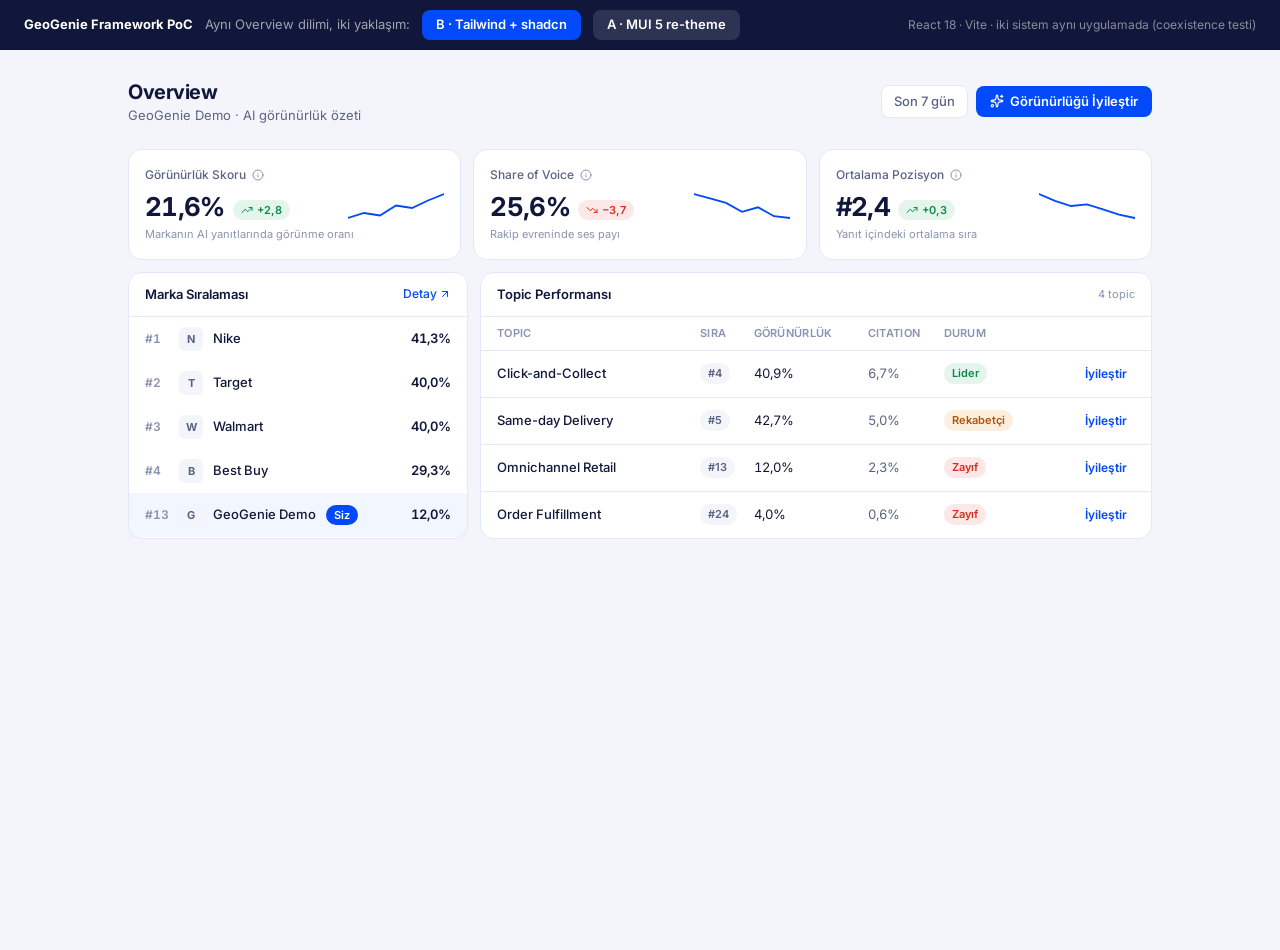
<file: poc-framework/index.html>
<!doctype html>
<html lang="en">
  <head>
    <meta charset="UTF-8" />
    <link rel="icon" type="image/svg+xml" href="./favicon.svg" />
    <meta name="viewport" content="width=device-width, initial-scale=1.0" />
    <title>fw-poc</title>
    <script type="module" crossorigin src="./assets/index-C7IGZ_3r.js"></script>
    <link rel="stylesheet" crossorigin href="./assets/index-Cg6VWZc1.css">
  </head>
  <body>
    <div id="root"></div>
  </body>
</html>
</file>
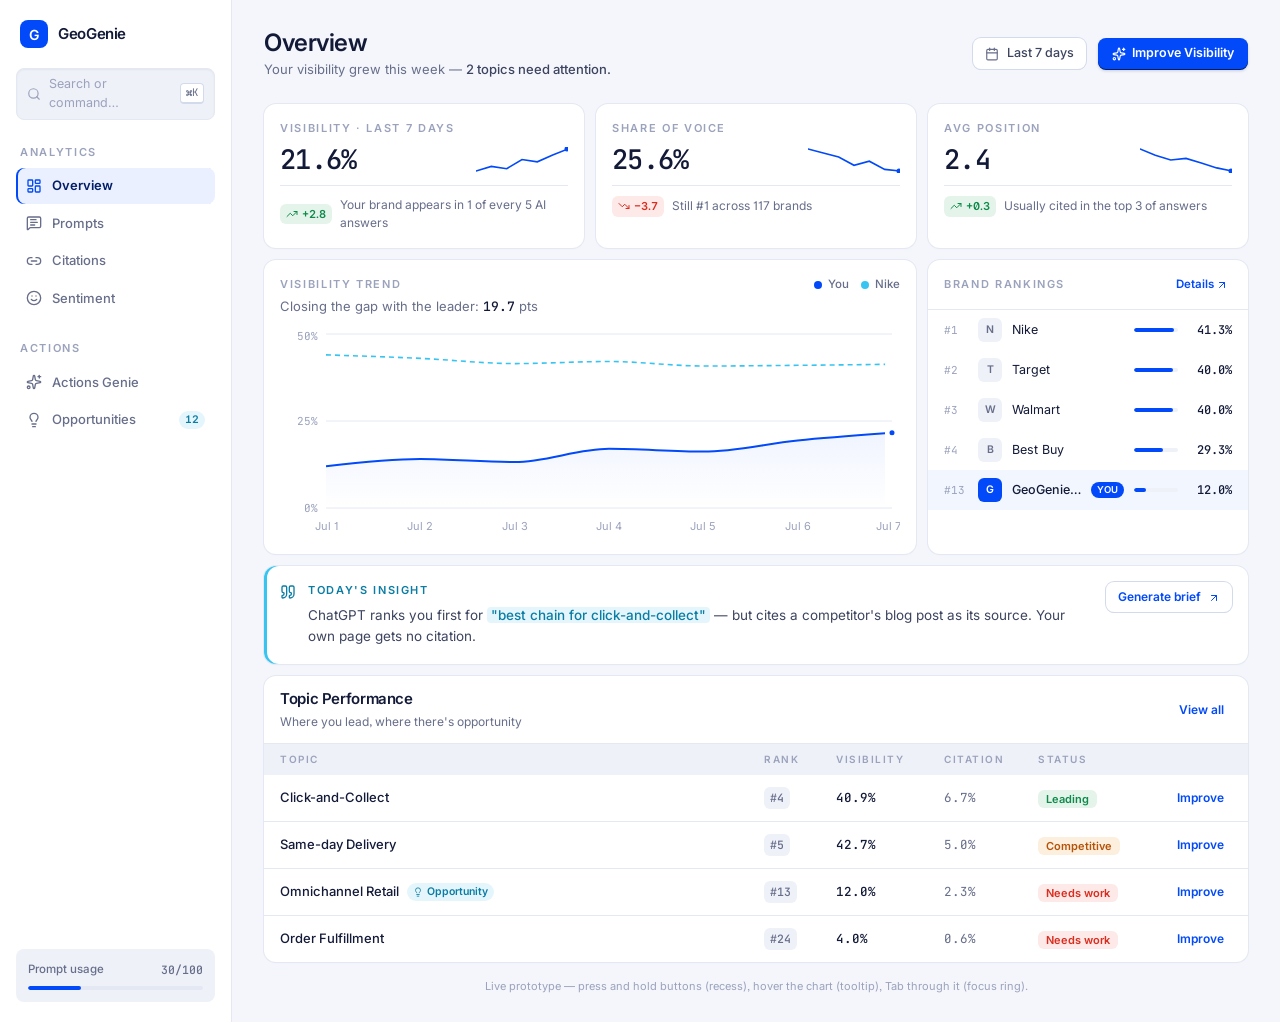
<file: prototype/index.html>
<!doctype html>
<html lang="en">
  <head>
    <meta charset="UTF-8" />
    <link rel="icon" type="image/svg+xml" href="./favicon.svg" />
    <meta name="viewport" content="width=device-width, initial-scale=1.0" />
    <title>GeoGenie — Calm Precision Prototype</title>
    <script type="module" crossorigin src="./assets/index-DBlN-EME.js"></script>
    <link rel="stylesheet" crossorigin href="./assets/index-BQBNhX1L.css">
  </head>
  <body>
    <div id="root"></div>
  </body>
</html>
</file>
<file: poc-framework/assets/index-Cg6VWZc1.css>
@import "https://fonts.googleapis.com/css2?family=Inter:opsz,wght@14..32,400..750&display=swap";@layer components;@layer properties{@supports (((-webkit-hyphens:none)) and (not (margin-trim:inline))) or ((-moz-orient:inline) and (not (color:rgb(from red r g b)))){*,:before,:after,::backdrop{--tw-rotate-x:initial;--tw-rotate-y:initial;--tw-rotate-z:initial;--tw-skew-x:initial;--tw-skew-y:initial;--tw-border-style:solid;--tw-leading:initial;--tw-font-weight:initial;--tw-tracking:initial;--tw-ordinal:initial;--tw-slashed-zero:initial;--tw-numeric-figure:initial;--tw-numeric-spacing:initial;--tw-numeric-fraction:initial;--tw-blur:initial;--tw-brightness:initial;--tw-contrast:initial;--tw-grayscale:initial;--tw-hue-rotate:initial;--tw-invert:initial;--tw-opacity:initial;--tw-saturate:initial;--tw-sepia:initial;--tw-drop-shadow:initial;--tw-drop-shadow-color:initial;--tw-drop-shadow-alpha:100%;--tw-drop-shadow-size:initial;--tw-duration:initial}}}@layer theme{:root,:host{--font-sans:"Inter", system-ui, -apple-system, sans-serif;--font-mono:ui-monospace, SFMono-Regular, Menlo, Monaco, Consolas, "Liberation Mono", "Courier New", monospace;--color-blue-700:oklch(48.8% .243 264.376);--color-white:#fff;--spacing:.25rem;--container-5xl:64rem;--text-xl:1.25rem;--text-xl--line-height:calc(1.75 / 1.25);--font-weight-medium:500;--font-weight-semibold:600;--font-weight-bold:700;--tracking-tight:-.025em;--tracking-wide:.025em;--radius-md:.375rem;--radius-lg:.5rem;--default-transition-duration:.15s;--default-transition-timing-function:cubic-bezier(.4, 0, .2, 1);--default-font-family:var(--font-sans);--default-mono-font-family:var(--font-mono);--color-brand:#0149f9;--color-brand-soft:#e6edfe;--color-page:#f3f5fb;--color-ink:#10173a;--color-ink-muted:#5a6482;--color-ink-faint:#8a93b0;--color-line:#e2e8f5;--color-line-strong:#d5ddf0;--color-up:#0b8a4b;--color-up-soft:#e4f5ec;--color-down:#d92d20;--color-down-soft:#fde8e8;--color-warn:#b45309;--color-warn-soft:#fcefdd;--radius-card:14px}}@layer base{*,:after,:before,::backdrop{box-sizing:border-box;border:0 solid;margin:0;padding:0}::file-selector-button{box-sizing:border-box;border:0 solid;margin:0;padding:0}html,:host{-webkit-text-size-adjust:100%;tab-size:4;line-height:1.5;font-family:var(--default-font-family,ui-sans-serif, system-ui, sans-serif, "Apple Color Emoji", "Segoe UI Emoji", "Segoe UI Symbol", "Noto Color Emoji");font-feature-settings:var(--default-font-feature-settings,normal);font-variation-settings:var(--default-font-variation-settings,normal);-webkit-tap-highlight-color:transparent}hr{height:0;color:inherit;border-top-width:1px}abbr:where([title]){-webkit-text-decoration:underline dotted;text-decoration:underline dotted}h1,h2,h3,h4,h5,h6{font-size:inherit;font-weight:inherit}a{color:inherit;-webkit-text-decoration:inherit;-webkit-text-decoration:inherit;-webkit-text-decoration:inherit;-webkit-text-decoration:inherit;text-decoration:inherit}b,strong{font-weight:bolder}code,kbd,samp,pre{font-family:var(--default-mono-font-family,ui-monospace, SFMono-Regular, Menlo, Monaco, Consolas, "Liberation Mono", "Courier New", monospace);font-feature-settings:var(--default-mono-font-feature-settings,normal);font-variation-settings:var(--default-mono-font-variation-settings,normal);font-size:1em}small{font-size:80%}sub,sup{vertical-align:baseline;font-size:75%;line-height:0;position:relative}sub{bottom:-.25em}sup{top:-.5em}table{text-indent:0;border-color:inherit;border-collapse:collapse}:-moz-focusring{outline:auto}progress{vertical-align:baseline}summary{display:list-item}ol,ul,menu{list-style:none}img,svg,video,canvas,audio,iframe,embed,object{vertical-align:middle;display:block}img,video{max-width:100%;height:auto}button,input,select,optgroup,textarea{font:inherit;font-feature-settings:inherit;font-variation-settings:inherit;letter-spacing:inherit;color:inherit;opacity:1;background-color:#0000;border-radius:0}::file-selector-button{font:inherit;font-feature-settings:inherit;font-variation-settings:inherit;letter-spacing:inherit;color:inherit;opacity:1;background-color:#0000;border-radius:0}:where(select:is([multiple],[size])) optgroup{font-weight:bolder}:where(select:is([multiple],[size])) optgroup option{padding-inline-start:20px}::file-selector-button{margin-inline-end:4px}::placeholder{opacity:1}@supports (not ((-webkit-appearance:-apple-pay-button))) or (contain-intrinsic-size:1px){::placeholder{color:currentColor}@supports (color:color-mix(in lab, red, red)){::placeholder{color:color-mix(in oklab, currentcolor 50%, transparent)}}}textarea{resize:vertical}::-webkit-search-decoration{-webkit-appearance:none}::-webkit-date-and-time-value{min-height:1lh;text-align:inherit}::-webkit-datetime-edit{display:inline-flex}::-webkit-datetime-edit-fields-wrapper{padding:0}::-webkit-datetime-edit{padding-block:0}::-webkit-datetime-edit-year-field{padding-block:0}::-webkit-datetime-edit-month-field{padding-block:0}::-webkit-datetime-edit-day-field{padding-block:0}::-webkit-datetime-edit-hour-field{padding-block:0}::-webkit-datetime-edit-minute-field{padding-block:0}::-webkit-datetime-edit-second-field{padding-block:0}::-webkit-datetime-edit-millisecond-field{padding-block:0}::-webkit-datetime-edit-meridiem-field{padding-block:0}::-webkit-calendar-picker-indicator{line-height:1}:-moz-ui-invalid{box-shadow:none}button,input:where([type=button],[type=reset],[type=submit]){appearance:button}::file-selector-button{appearance:button}::-webkit-inner-spin-button{height:auto}::-webkit-outer-spin-button{height:auto}[hidden]:where(:not([hidden=until-found])){display:none!important}}@layer utilities{.mx-auto{margin-inline:auto}.mt-1\.5{margin-top:calc(var(--spacing) * 1.5)}.mt-2{margin-top:calc(var(--spacing) * 2)}.mt-3{margin-top:calc(var(--spacing) * 3)}.mb-6{margin-bottom:calc(var(--spacing) * 6)}.ml-auto{margin-left:auto}.flex{display:flex}.grid{display:grid}.inline-flex{display:inline-flex}.size-3{width:calc(var(--spacing) * 3);height:calc(var(--spacing) * 3)}.size-3\.5{width:calc(var(--spacing) * 3.5);height:calc(var(--spacing) * 3.5)}.size-6{width:calc(var(--spacing) * 6);height:calc(var(--spacing) * 6)}.min-h-screen{min-height:100vh}.w-6{width:calc(var(--spacing) * 6)}.w-full{width:100%}.max-w-5xl{max-width:var(--container-5xl)}.transform{transform:var(--tw-rotate-x,) var(--tw-rotate-y,) var(--tw-rotate-z,) var(--tw-skew-x,) var(--tw-skew-y,)}.cursor-pointer{cursor:pointer}.grid-cols-3{grid-template-columns:repeat(3,minmax(0,1fr))}.grid-cols-\[340px_1fr\]{grid-template-columns:340px 1fr}.items-baseline{align-items:baseline}.items-center{align-items:center}.items-end{align-items:flex-end}.justify-between{justify-content:space-between}.justify-center{justify-content:center}.gap-0\.5{gap:calc(var(--spacing) * .5)}.gap-1{gap:var(--spacing)}.gap-1\.5{gap:calc(var(--spacing) * 1.5)}.gap-2{gap:calc(var(--spacing) * 2)}.gap-2\.5{gap:calc(var(--spacing) * 2.5)}.gap-3{gap:calc(var(--spacing) * 3)}.rounded-card{border-radius:var(--radius-card)}.rounded-full{border-radius:3.40282e38px}.rounded-lg{border-radius:var(--radius-lg)}.rounded-md{border-radius:var(--radius-md)}.border{border-style:var(--tw-border-style);border-width:1px}.border-t{border-top-style:var(--tw-border-style);border-top-width:1px}.border-b{border-bottom-style:var(--tw-border-style);border-bottom-width:1px}.border-line{border-color:var(--color-line)}.bg-brand{background-color:var(--color-brand)}.bg-brand-soft\/50{background-color:#e6edfe80}@supports (color:color-mix(in lab, red, red)){.bg-brand-soft\/50{background-color:color-mix(in oklab, var(--color-brand-soft) 50%, transparent)}}.bg-down-soft{background-color:var(--color-down-soft)}.bg-page{background-color:var(--color-page)}.bg-up-soft{background-color:var(--color-up-soft)}.bg-warn-soft{background-color:var(--color-warn-soft)}.bg-white{background-color:var(--color-white)}.p-4{padding:calc(var(--spacing) * 4)}.px-2{padding-inline:calc(var(--spacing) * 2)}.px-3{padding-inline:calc(var(--spacing) * 3)}.px-3\.5{padding-inline:calc(var(--spacing) * 3.5)}.px-4{padding-inline:calc(var(--spacing) * 4)}.px-8{padding-inline:calc(var(--spacing) * 8)}.py-0\.5{padding-block:calc(var(--spacing) * .5)}.py-1{padding-block:var(--spacing)}.py-1\.5{padding-block:calc(var(--spacing) * 1.5)}.py-2{padding-block:calc(var(--spacing) * 2)}.py-2\.5{padding-block:calc(var(--spacing) * 2.5)}.py-3{padding-block:calc(var(--spacing) * 3)}.py-7{padding-block:calc(var(--spacing) * 7)}.pr-4{padding-right:calc(var(--spacing) * 4)}.text-left{text-align:left}.text-right{text-align:right}.text-xl{font-size:var(--text-xl);line-height:var(--tw-leading,var(--text-xl--line-height))}.text-\[11px\]{font-size:11px}.text-\[12px\]{font-size:12px}.text-\[13px\]{font-size:13px}.text-\[26px\]{font-size:26px}.leading-none{--tw-leading:1;line-height:1}.font-bold{--tw-font-weight:var(--font-weight-bold);font-weight:var(--font-weight-bold)}.font-medium{--tw-font-weight:var(--font-weight-medium);font-weight:var(--font-weight-medium)}.font-semibold{--tw-font-weight:var(--font-weight-semibold);font-weight:var(--font-weight-semibold)}.tracking-tight{--tw-tracking:var(--tracking-tight);letter-spacing:var(--tracking-tight)}.tracking-wide{--tw-tracking:var(--tracking-wide);letter-spacing:var(--tracking-wide)}.text-brand{color:var(--color-brand)}.text-down{color:var(--color-down)}.text-ink{color:var(--color-ink)}.text-ink-faint{color:var(--color-ink-faint)}.text-ink-muted{color:var(--color-ink-muted)}.text-up{color:var(--color-up)}.text-warn{color:var(--color-warn)}.text-white{color:var(--color-white)}.uppercase{text-transform:uppercase}.tabular-nums{--tw-numeric-spacing:tabular-nums;font-variant-numeric:var(--tw-ordinal,) var(--tw-slashed-zero,) var(--tw-numeric-figure,) var(--tw-numeric-spacing,) var(--tw-numeric-fraction,)}.filter{filter:var(--tw-blur,) var(--tw-brightness,) var(--tw-contrast,) var(--tw-grayscale,) var(--tw-hue-rotate,) var(--tw-invert,) var(--tw-saturate,) var(--tw-sepia,) var(--tw-drop-shadow,)}.transition-colors{transition-property:color,background-color,border-color,outline-color,text-decoration-color,fill,stroke,--tw-gradient-from,--tw-gradient-via,--tw-gradient-to;transition-timing-function:var(--tw-ease,var(--default-transition-timing-function));transition-duration:var(--tw-duration,var(--default-transition-duration))}.duration-200{--tw-duration:.2s;transition-duration:.2s}@media (hover:hover){.hover\:border-line-strong:hover{border-color:var(--color-line-strong)}.hover\:bg-blue-700:hover{background-color:var(--color-blue-700)}.hover\:bg-brand-soft:hover{background-color:var(--color-brand-soft)}.hover\:bg-page\/60:hover{background-color:#f3f5fb99}@supports (color:color-mix(in lab, red, red)){.hover\:bg-page\/60:hover{background-color:color-mix(in oklab, var(--color-page) 60%, transparent)}}.hover\:text-blue-700:hover{color:var(--color-blue-700)}.hover\:text-ink:hover{color:var(--color-ink)}}}body{font-family:var(--font-sans);-webkit-font-smoothing:antialiased;margin:0}@property --tw-rotate-x{syntax:"*";inherits:false}@property --tw-rotate-y{syntax:"*";inherits:false}@property --tw-rotate-z{syntax:"*";inherits:false}@property --tw-skew-x{syntax:"*";inherits:false}@property --tw-skew-y{syntax:"*";inherits:false}@property --tw-border-style{syntax:"*";inherits:false;initial-value:solid}@property --tw-leading{syntax:"*";inherits:false}@property --tw-font-weight{syntax:"*";inherits:false}@property --tw-tracking{syntax:"*";inherits:false}@property --tw-ordinal{syntax:"*";inherits:false}@property --tw-slashed-zero{syntax:"*";inherits:false}@property --tw-numeric-figure{syntax:"*";inherits:false}@property --tw-numeric-spacing{syntax:"*";inherits:false}@property --tw-numeric-fraction{syntax:"*";inherits:false}@property --tw-blur{syntax:"*";inherits:false}@property --tw-brightness{syntax:"*";inherits:false}@property --tw-contrast{syntax:"*";inherits:false}@property --tw-grayscale{syntax:"*";inherits:false}@property --tw-hue-rotate{syntax:"*";inherits:false}@property --tw-invert{syntax:"*";inherits:false}@property --tw-opacity{syntax:"*";inherits:false}@property --tw-saturate{syntax:"*";inherits:false}@property --tw-sepia{syntax:"*";inherits:false}@property --tw-drop-shadow{syntax:"*";inherits:false}@property --tw-drop-shadow-color{syntax:"*";inherits:false}@property --tw-drop-shadow-alpha{syntax:"<percentage>";inherits:false;initial-value:100%}@property --tw-drop-shadow-size{syntax:"*";inherits:false}@property --tw-duration{syntax:"*";inherits:false}
</file>
<file: prototype/assets/index-BQBNhX1L.css>
@import "https://fonts.googleapis.com/css2?family=Inter:opsz,wght@14..32,400..700&family=JetBrains+Mono:wght@400;500;600;700&display=swap";@layer properties{@supports (((-webkit-hyphens:none)) and (not (margin-trim:inline))) or ((-moz-orient:inline) and (not (color:rgb(from red r g b)))){*,:before,:after,::backdrop{--tw-rotate-x:initial;--tw-rotate-y:initial;--tw-rotate-z:initial;--tw-skew-x:initial;--tw-skew-y:initial;--tw-border-style:solid;--tw-leading:initial;--tw-font-weight:initial;--tw-tracking:initial;--tw-ordinal:initial;--tw-slashed-zero:initial;--tw-numeric-figure:initial;--tw-numeric-spacing:initial;--tw-numeric-fraction:initial;--tw-shadow:0 0 #0000;--tw-shadow-color:initial;--tw-shadow-alpha:100%;--tw-inset-shadow:0 0 #0000;--tw-inset-shadow-color:initial;--tw-inset-shadow-alpha:100%;--tw-ring-color:initial;--tw-ring-shadow:0 0 #0000;--tw-inset-ring-color:initial;--tw-inset-ring-shadow:0 0 #0000;--tw-ring-inset:initial;--tw-ring-offset-width:0px;--tw-ring-offset-color:#fff;--tw-ring-offset-shadow:0 0 #0000;--tw-blur:initial;--tw-brightness:initial;--tw-contrast:initial;--tw-grayscale:initial;--tw-hue-rotate:initial;--tw-invert:initial;--tw-opacity:initial;--tw-saturate:initial;--tw-sepia:initial;--tw-drop-shadow:initial;--tw-drop-shadow-color:initial;--tw-drop-shadow-alpha:100%;--tw-drop-shadow-size:initial;--tw-duration:initial}}}@layer theme{:root,:host{--font-sans:"Inter", system-ui, -apple-system, sans-serif;--font-mono:"JetBrains Mono", ui-monospace, monospace;--color-blue-700:oklch(48.8% .243 264.376);--color-white:#fff;--spacing:.25rem;--container-5xl:64rem;--text-xl:1.25rem;--text-xl--line-height:calc(1.75 / 1.25);--font-weight-normal:400;--font-weight-medium:500;--font-weight-semibold:600;--font-weight-bold:700;--tracking-tight:-.025em;--tracking-wide:.025em;--leading-tight:1.25;--leading-relaxed:1.625;--radius-sm:.25rem;--radius-md:.375rem;--radius-lg:.5rem;--default-transition-duration:.15s;--default-transition-timing-function:cubic-bezier(.4, 0, .2, 1);--default-font-family:var(--font-sans);--default-mono-font-family:var(--font-mono);--color-canvas:#f4f6fb;--color-surface:#fff;--color-inset:#eef1f8;--color-line:#e3e8f3;--color-line-strong:#d3daeb;--color-ink-1:#131a38;--color-ink-2:#3d445f;--color-ink-3:#676e8a;--color-ink-4:#9ba2bc;--color-blue:#0149f9;--color-blue-hover:#0136b8;--color-blue-tint:#eaf0ff;--color-blue-ink:#021d66;--color-cyan:#37c4f1;--color-cyan-soft:#e4f6fc;--color-cyan-deep:#0b7ca3;--color-up:#0e8a4a;--color-up-soft:#e5f4eb;--color-down:#d92d20;--color-down-soft:#fdeae8;--color-warn:#b45309;--color-warn-soft:#fcefdd}}@layer base{*,:after,:before,::backdrop{box-sizing:border-box;border:0 solid;margin:0;padding:0}::file-selector-button{box-sizing:border-box;border:0 solid;margin:0;padding:0}html,:host{-webkit-text-size-adjust:100%;tab-size:4;line-height:1.5;font-family:var(--default-font-family,ui-sans-serif, system-ui, sans-serif, "Apple Color Emoji", "Segoe UI Emoji", "Segoe UI Symbol", "Noto Color Emoji");font-feature-settings:var(--default-font-feature-settings,normal);font-variation-settings:var(--default-font-variation-settings,normal);-webkit-tap-highlight-color:transparent}hr{height:0;color:inherit;border-top-width:1px}abbr:where([title]){-webkit-text-decoration:underline dotted;text-decoration:underline dotted}h1,h2,h3,h4,h5,h6{font-size:inherit;font-weight:inherit}a{color:inherit;-webkit-text-decoration:inherit;-webkit-text-decoration:inherit;-webkit-text-decoration:inherit;-webkit-text-decoration:inherit;text-decoration:inherit}b,strong{font-weight:bolder}code,kbd,samp,pre{font-family:var(--default-mono-font-family,ui-monospace, SFMono-Regular, Menlo, Monaco, Consolas, "Liberation Mono", "Courier New", monospace);font-feature-settings:var(--default-mono-font-feature-settings,normal);font-variation-settings:var(--default-mono-font-variation-settings,normal);font-size:1em}small{font-size:80%}sub,sup{vertical-align:baseline;font-size:75%;line-height:0;position:relative}sub{bottom:-.25em}sup{top:-.5em}table{text-indent:0;border-color:inherit;border-collapse:collapse}:-moz-focusring{outline:auto}progress{vertical-align:baseline}summary{display:list-item}ol,ul,menu{list-style:none}img,svg,video,canvas,audio,iframe,embed,object{vertical-align:middle;display:block}img,video{max-width:100%;height:auto}button,input,select,optgroup,textarea{font:inherit;font-feature-settings:inherit;font-variation-settings:inherit;letter-spacing:inherit;color:inherit;opacity:1;background-color:#0000;border-radius:0}::file-selector-button{font:inherit;font-feature-settings:inherit;font-variation-settings:inherit;letter-spacing:inherit;color:inherit;opacity:1;background-color:#0000;border-radius:0}:where(select:is([multiple],[size])) optgroup{font-weight:bolder}:where(select:is([multiple],[size])) optgroup option{padding-inline-start:20px}::file-selector-button{margin-inline-end:4px}::placeholder{opacity:1}@supports (not ((-webkit-appearance:-apple-pay-button))) or (contain-intrinsic-size:1px){::placeholder{color:currentColor}@supports (color:color-mix(in lab, red, red)){::placeholder{color:color-mix(in oklab, currentcolor 50%, transparent)}}}textarea{resize:vertical}::-webkit-search-decoration{-webkit-appearance:none}::-webkit-date-and-time-value{min-height:1lh;text-align:inherit}::-webkit-datetime-edit{display:inline-flex}::-webkit-datetime-edit-fields-wrapper{padding:0}::-webkit-datetime-edit{padding-block:0}::-webkit-datetime-edit-year-field{padding-block:0}::-webkit-datetime-edit-month-field{padding-block:0}::-webkit-datetime-edit-day-field{padding-block:0}::-webkit-datetime-edit-hour-field{padding-block:0}::-webkit-datetime-edit-minute-field{padding-block:0}::-webkit-datetime-edit-second-field{padding-block:0}::-webkit-datetime-edit-millisecond-field{padding-block:0}::-webkit-datetime-edit-meridiem-field{padding-block:0}::-webkit-calendar-picker-indicator{line-height:1}:-moz-ui-invalid{box-shadow:none}button,input:where([type=button],[type=reset],[type=submit]){appearance:button}::file-selector-button{appearance:button}::-webkit-inner-spin-button{height:auto}::-webkit-outer-spin-button{height:auto}[hidden]:where(:not([hidden=until-found])){display:none!important}}@layer components{.eyebrow{letter-spacing:.15em;text-transform:uppercase;color:var(--color-ink-4);font-size:11px;font-weight:600}.gg-card{background:var(--color-surface);box-shadow:0 0 0 1px var(--color-line), 0 1px 2px #131a380a;border-radius:12px}.btn-tactile{cursor:pointer;font:inherit;border:none;border-radius:8px;transition:transform .13s ease-out,box-shadow .13s ease-out,background-color .13s ease-out}.btn-primary{background:var(--color-blue);color:#fff;box-shadow:0 1px 0 var(--color-blue-ink), 0 2px 3px #021d662e}.btn-primary:hover{background:var(--color-blue-hover);box-shadow:0 2px 0 var(--color-blue-ink), 0 4px 8px #021d6638;transform:translateY(-1px)}.btn-primary:active{box-shadow:0 0 0 var(--color-blue-ink), inset 0 1px 2px #00000038;transform:translateY(0)}.btn-secondary{background:var(--color-surface);color:var(--color-ink-2);box-shadow:0 0 0 1px var(--color-line-strong), 0 1px 0 var(--color-line-strong)}.btn-secondary:hover{color:var(--color-ink-1);box-shadow:0 0 0 1px var(--color-line-strong), 0 2px 0 var(--color-line-strong), 0 3px 6px #131a3812;transform:translateY(-1px)}.btn-secondary:active{box-shadow:0 0 0 1px var(--color-line-strong), inset 0 1px 2px #131a3814;transform:translateY(0)}.input-inset{background:var(--color-inset);border:1px solid var(--color-line);border-radius:8px;box-shadow:inset 0 1px 2px #131a380d}.kbd{font-family:var(--font-mono);color:var(--color-ink-3);background:var(--color-surface);border:1px solid var(--color-line-strong);border-bottom-width:2px;border-radius:4px;padding:1px 5px;font-size:10.5px}.tnum{font-variant-numeric:tabular-nums slashed-zero}}@layer utilities{.mx-auto{margin-inline:auto}.mt-0\.5{margin-top:calc(var(--spacing) * .5)}.mt-1{margin-top:var(--spacing)}.mt-1\.5{margin-top:calc(var(--spacing) * 1.5)}.mt-2{margin-top:calc(var(--spacing) * 2)}.mt-2\.5{margin-top:calc(var(--spacing) * 2.5)}.mt-3{margin-top:calc(var(--spacing) * 3)}.mt-4{margin-top:calc(var(--spacing) * 4)}.mt-5{margin-top:calc(var(--spacing) * 5)}.mt-6{margin-top:calc(var(--spacing) * 6)}.mt-auto{margin-top:auto}.mb-1{margin-bottom:var(--spacing)}.mb-1\.5{margin-bottom:calc(var(--spacing) * 1.5)}.mb-6{margin-bottom:calc(var(--spacing) * 6)}.ml-1{margin-left:var(--spacing)}.ml-auto{margin-left:auto}.flex{display:flex}.grid{display:grid}.inline{display:inline}.inline-flex{display:inline-flex}.table{display:table}.size-2{width:calc(var(--spacing) * 2);height:calc(var(--spacing) * 2)}.size-2\.5{width:calc(var(--spacing) * 2.5);height:calc(var(--spacing) * 2.5)}.size-3{width:calc(var(--spacing) * 3);height:calc(var(--spacing) * 3)}.size-3\.5{width:calc(var(--spacing) * 3.5);height:calc(var(--spacing) * 3.5)}.size-4{width:calc(var(--spacing) * 4);height:calc(var(--spacing) * 4)}.size-6{width:calc(var(--spacing) * 6);height:calc(var(--spacing) * 6)}.size-7{width:calc(var(--spacing) * 7);height:calc(var(--spacing) * 7)}.h-1{height:var(--spacing)}.h-\[210px\]{height:210px}.h-full{height:100%}.min-h-screen{min-height:100vh}.w-6{width:calc(var(--spacing) * 6)}.w-11{width:calc(var(--spacing) * 11)}.w-\[30\%\]{width:30%}.w-\[232px\]{width:232px}.w-fit{width:fit-content}.w-full{width:100%}.max-w-5xl{max-width:var(--container-5xl)}.max-w-\[1060px\]{max-width:1060px}.flex-1{flex:1}.shrink-0{flex-shrink:0}.transform{transform:var(--tw-rotate-x,) var(--tw-rotate-y,) var(--tw-rotate-z,) var(--tw-skew-x,) var(--tw-skew-y,)}.cursor-pointer{cursor:pointer}.grid-cols-3{grid-template-columns:repeat(3,minmax(0,1fr))}.grid-cols-\[1fr_64px_100px_86px_104px_82px\]{grid-template-columns:1fr 64px 100px 86px 104px 82px}.grid-cols-\[1fr_320px\]{grid-template-columns:1fr 320px}.grid-cols-\[340px_1fr\]{grid-template-columns:340px 1fr}.flex-col{flex-direction:column}.items-baseline{align-items:baseline}.items-center{align-items:center}.items-end{align-items:flex-end}.items-start{align-items:flex-start}.justify-between{justify-content:space-between}.justify-center{justify-content:center}.gap-0\.5{gap:calc(var(--spacing) * .5)}.gap-1{gap:var(--spacing)}.gap-1\.5{gap:calc(var(--spacing) * 1.5)}.gap-2{gap:calc(var(--spacing) * 2)}.gap-2\.5{gap:calc(var(--spacing) * 2.5)}.gap-3{gap:calc(var(--spacing) * 3)}.justify-self-end{justify-self:flex-end}.truncate{text-overflow:ellipsis;white-space:nowrap;overflow:hidden}.overflow-hidden{overflow:hidden}.rounded-full{border-radius:3.40282e38px}.rounded-lg{border-radius:var(--radius-lg)}.rounded-md{border-radius:var(--radius-md)}.rounded-sm{border-radius:var(--radius-sm)}.border{border-style:var(--tw-border-style);border-width:1px}.border-t{border-top-style:var(--tw-border-style);border-top-width:1px}.border-r{border-right-style:var(--tw-border-style);border-right-width:1px}.border-b{border-bottom-style:var(--tw-border-style);border-bottom-width:1px}.border-none{--tw-border-style:none;border-style:none}.border-line{border-color:var(--color-line)}.bg-blue{background-color:var(--color-blue)}.bg-blue-tint{background-color:var(--color-blue-tint)}.bg-blue-tint\/60{background-color:#eaf0ff99}@supports (color:color-mix(in lab, red, red)){.bg-blue-tint\/60{background-color:color-mix(in oklab, var(--color-blue-tint) 60%, transparent)}}.bg-canvas{background-color:var(--color-canvas)}.bg-cyan{background-color:var(--color-cyan)}.bg-cyan-soft{background-color:var(--color-cyan-soft)}.bg-down-soft{background-color:var(--color-down-soft)}.bg-inset{background-color:var(--color-inset)}.bg-line{background-color:var(--color-line)}.bg-surface{background-color:var(--color-surface)}.bg-transparent{background-color:#0000}.bg-up-soft{background-color:var(--color-up-soft)}.bg-warn-soft{background-color:var(--color-warn-soft)}.bg-white{background-color:var(--color-white)}.p-1{padding:var(--spacing)}.p-3{padding:calc(var(--spacing) * 3)}.p-4{padding:calc(var(--spacing) * 4)}.px-1{padding-inline:var(--spacing)}.px-1\.5{padding-inline:calc(var(--spacing) * 1.5)}.px-2{padding-inline:calc(var(--spacing) * 2)}.px-2\.5{padding-inline:calc(var(--spacing) * 2.5)}.px-3{padding-inline:calc(var(--spacing) * 3)}.px-3\.5{padding-inline:calc(var(--spacing) * 3.5)}.px-4{padding-inline:calc(var(--spacing) * 4)}.px-8{padding-inline:calc(var(--spacing) * 8)}.py-0\.5{padding-block:calc(var(--spacing) * .5)}.py-1{padding-block:var(--spacing)}.py-1\.5{padding-block:calc(var(--spacing) * 1.5)}.py-2{padding-block:calc(var(--spacing) * 2)}.py-2\.5{padding-block:calc(var(--spacing) * 2.5)}.py-3{padding-block:calc(var(--spacing) * 3)}.py-5{padding-block:calc(var(--spacing) * 5)}.py-7{padding-block:calc(var(--spacing) * 7)}.py-px{padding-block:1px}.pt-2\.5{padding-top:calc(var(--spacing) * 2.5)}.pr-4{padding-right:calc(var(--spacing) * 4)}.text-center{text-align:center}.text-left{text-align:left}.text-right{text-align:right}.font-mono{font-family:var(--font-mono)}.font-sans{font-family:var(--font-sans)}.text-xl{font-size:var(--text-xl);line-height:var(--tw-leading,var(--text-xl--line-height))}.\!text-\[9\.5px\]{font-size:9.5px!important}.\!text-\[10px\]{font-size:10px!important}.text-\[9\.5px\]{font-size:9.5px}.text-\[10\.5px\]{font-size:10.5px}.text-\[11\.5px\]{font-size:11.5px}.text-\[11px\]{font-size:11px}.text-\[12\.5px\]{font-size:12.5px}.text-\[12px\]{font-size:12px}.text-\[13\.5px\]{font-size:13.5px}.text-\[13px\]{font-size:13px}.text-\[14px\]{font-size:14px}.text-\[15px\]{font-size:15px}.text-\[24px\]{font-size:24px}.text-\[26px\]{font-size:26px}.text-\[27px\]{font-size:27px}.leading-none{--tw-leading:1;line-height:1}.leading-relaxed{--tw-leading:var(--leading-relaxed);line-height:var(--leading-relaxed)}.leading-tight{--tw-leading:var(--leading-tight);line-height:var(--leading-tight)}.font-bold{--tw-font-weight:var(--font-weight-bold);font-weight:var(--font-weight-bold)}.font-medium{--tw-font-weight:var(--font-weight-medium);font-weight:var(--font-weight-medium)}.font-normal{--tw-font-weight:var(--font-weight-normal);font-weight:var(--font-weight-normal)}.font-semibold{--tw-font-weight:var(--font-weight-semibold);font-weight:var(--font-weight-semibold)}.tracking-\[-0\.02em\]{--tw-tracking:-.02em;letter-spacing:-.02em}.tracking-tight{--tw-tracking:var(--tracking-tight);letter-spacing:var(--tracking-tight)}.tracking-wide{--tw-tracking:var(--tracking-wide);letter-spacing:var(--tracking-wide)}.text-blue{color:var(--color-blue)}.text-blue-ink{color:var(--color-blue-ink)}.text-cyan-deep{color:var(--color-cyan-deep)}.text-down{color:var(--color-down)}.text-ink-1{color:var(--color-ink-1)}.text-ink-2{color:var(--color-ink-2)}.text-ink-3{color:var(--color-ink-3)}.text-ink-4{color:var(--color-ink-4)}.text-up{color:var(--color-up)}.text-warn{color:var(--color-warn)}.text-white{color:var(--color-white)}.uppercase{text-transform:uppercase}.not-italic{font-style:normal}.tabular-nums{--tw-numeric-spacing:tabular-nums;font-variant-numeric:var(--tw-ordinal,) var(--tw-slashed-zero,) var(--tw-numeric-figure,) var(--tw-numeric-spacing,) var(--tw-numeric-fraction,)}.shadow{--tw-shadow:0 1px 3px 0 var(--tw-shadow-color,#0000001a), 0 1px 2px -1px var(--tw-shadow-color,#0000001a);box-shadow:var(--tw-inset-shadow), var(--tw-inset-ring-shadow), var(--tw-ring-offset-shadow), var(--tw-ring-shadow), var(--tw-shadow)}.shadow-\[inset_2px_0_0_var\(--color-blue\)\]{--tw-shadow:inset 2px 0 0 var(--tw-shadow-color,var(--color-blue));box-shadow:var(--tw-inset-shadow), var(--tw-inset-ring-shadow), var(--tw-ring-offset-shadow), var(--tw-ring-shadow), var(--tw-shadow)}.filter{filter:var(--tw-blur,) var(--tw-brightness,) var(--tw-contrast,) var(--tw-grayscale,) var(--tw-hue-rotate,) var(--tw-invert,) var(--tw-saturate,) var(--tw-sepia,) var(--tw-drop-shadow,)}.transition-colors{transition-property:color,background-color,border-color,outline-color,text-decoration-color,fill,stroke,--tw-gradient-from,--tw-gradient-via,--tw-gradient-to;transition-timing-function:var(--tw-ease,var(--default-transition-timing-function));transition-duration:var(--tw-duration,var(--default-transition-duration))}.duration-150{--tw-duration:.15s;transition-duration:.15s}.duration-200{--tw-duration:.2s;transition-duration:.2s}@media (hover:hover){.hover\:border-line-strong:hover{border-color:var(--color-line-strong)}.hover\:bg-blue-700:hover{background-color:var(--color-blue-700)}.hover\:bg-blue-tint:hover{background-color:var(--color-blue-tint)}.hover\:bg-canvas:hover{background-color:var(--color-canvas)}.hover\:bg-inset:hover{background-color:var(--color-inset)}.hover\:text-blue-700:hover{color:var(--color-blue-700)}.hover\:text-ink-1:hover{color:var(--color-ink-1)}}}body{font-family:var(--font-sans);font-feature-settings:"cv01", "ss03", "zero";-webkit-font-smoothing:antialiased;background:var(--color-canvas);color:var(--color-ink-1);margin:0}:focus-visible{box-shadow:0 0 0 2px #fff, 0 0 0 4px var(--color-blue);border-radius:8px;outline:none}@media (prefers-reduced-motion:reduce){*,:before,:after{transition:none!important;animation:none!important}}@property --tw-rotate-x{syntax:"*";inherits:false}@property --tw-rotate-y{syntax:"*";inherits:false}@property --tw-rotate-z{syntax:"*";inherits:false}@property --tw-skew-x{syntax:"*";inherits:false}@property --tw-skew-y{syntax:"*";inherits:false}@property --tw-border-style{syntax:"*";inherits:false;initial-value:solid}@property --tw-leading{syntax:"*";inherits:false}@property --tw-font-weight{syntax:"*";inherits:false}@property --tw-tracking{syntax:"*";inherits:false}@property --tw-ordinal{syntax:"*";inherits:false}@property --tw-slashed-zero{syntax:"*";inherits:false}@property --tw-numeric-figure{syntax:"*";inherits:false}@property --tw-numeric-spacing{syntax:"*";inherits:false}@property --tw-numeric-fraction{syntax:"*";inherits:false}@property --tw-shadow{syntax:"*";inherits:false;initial-value:0 0 #0000}@property --tw-shadow-color{syntax:"*";inherits:false}@property --tw-shadow-alpha{syntax:"<percentage>";inherits:false;initial-value:100%}@property --tw-inset-shadow{syntax:"*";inherits:false;initial-value:0 0 #0000}@property --tw-inset-shadow-color{syntax:"*";inherits:false}@property --tw-inset-shadow-alpha{syntax:"<percentage>";inherits:false;initial-value:100%}@property --tw-ring-color{syntax:"*";inherits:false}@property --tw-ring-shadow{syntax:"*";inherits:false;initial-value:0 0 #0000}@property --tw-inset-ring-color{syntax:"*";inherits:false}@property --tw-inset-ring-shadow{syntax:"*";inherits:false;initial-value:0 0 #0000}@property --tw-ring-inset{syntax:"*";inherits:false}@property --tw-ring-offset-width{syntax:"<length>";inherits:false;initial-value:0}@property --tw-ring-offset-color{syntax:"*";inherits:false;initial-value:#fff}@property --tw-ring-offset-shadow{syntax:"*";inherits:false;initial-value:0 0 #0000}@property --tw-blur{syntax:"*";inherits:false}@property --tw-brightness{syntax:"*";inherits:false}@property --tw-contrast{syntax:"*";inherits:false}@property --tw-grayscale{syntax:"*";inherits:false}@property --tw-hue-rotate{syntax:"*";inherits:false}@property --tw-invert{syntax:"*";inherits:false}@property --tw-opacity{syntax:"*";inherits:false}@property --tw-saturate{syntax:"*";inherits:false}@property --tw-sepia{syntax:"*";inherits:false}@property --tw-drop-shadow{syntax:"*";inherits:false}@property --tw-drop-shadow-color{syntax:"*";inherits:false}@property --tw-drop-shadow-alpha{syntax:"<percentage>";inherits:false;initial-value:100%}@property --tw-drop-shadow-size{syntax:"*";inherits:false}@property --tw-duration{syntax:"*";inherits:false}
</file>
